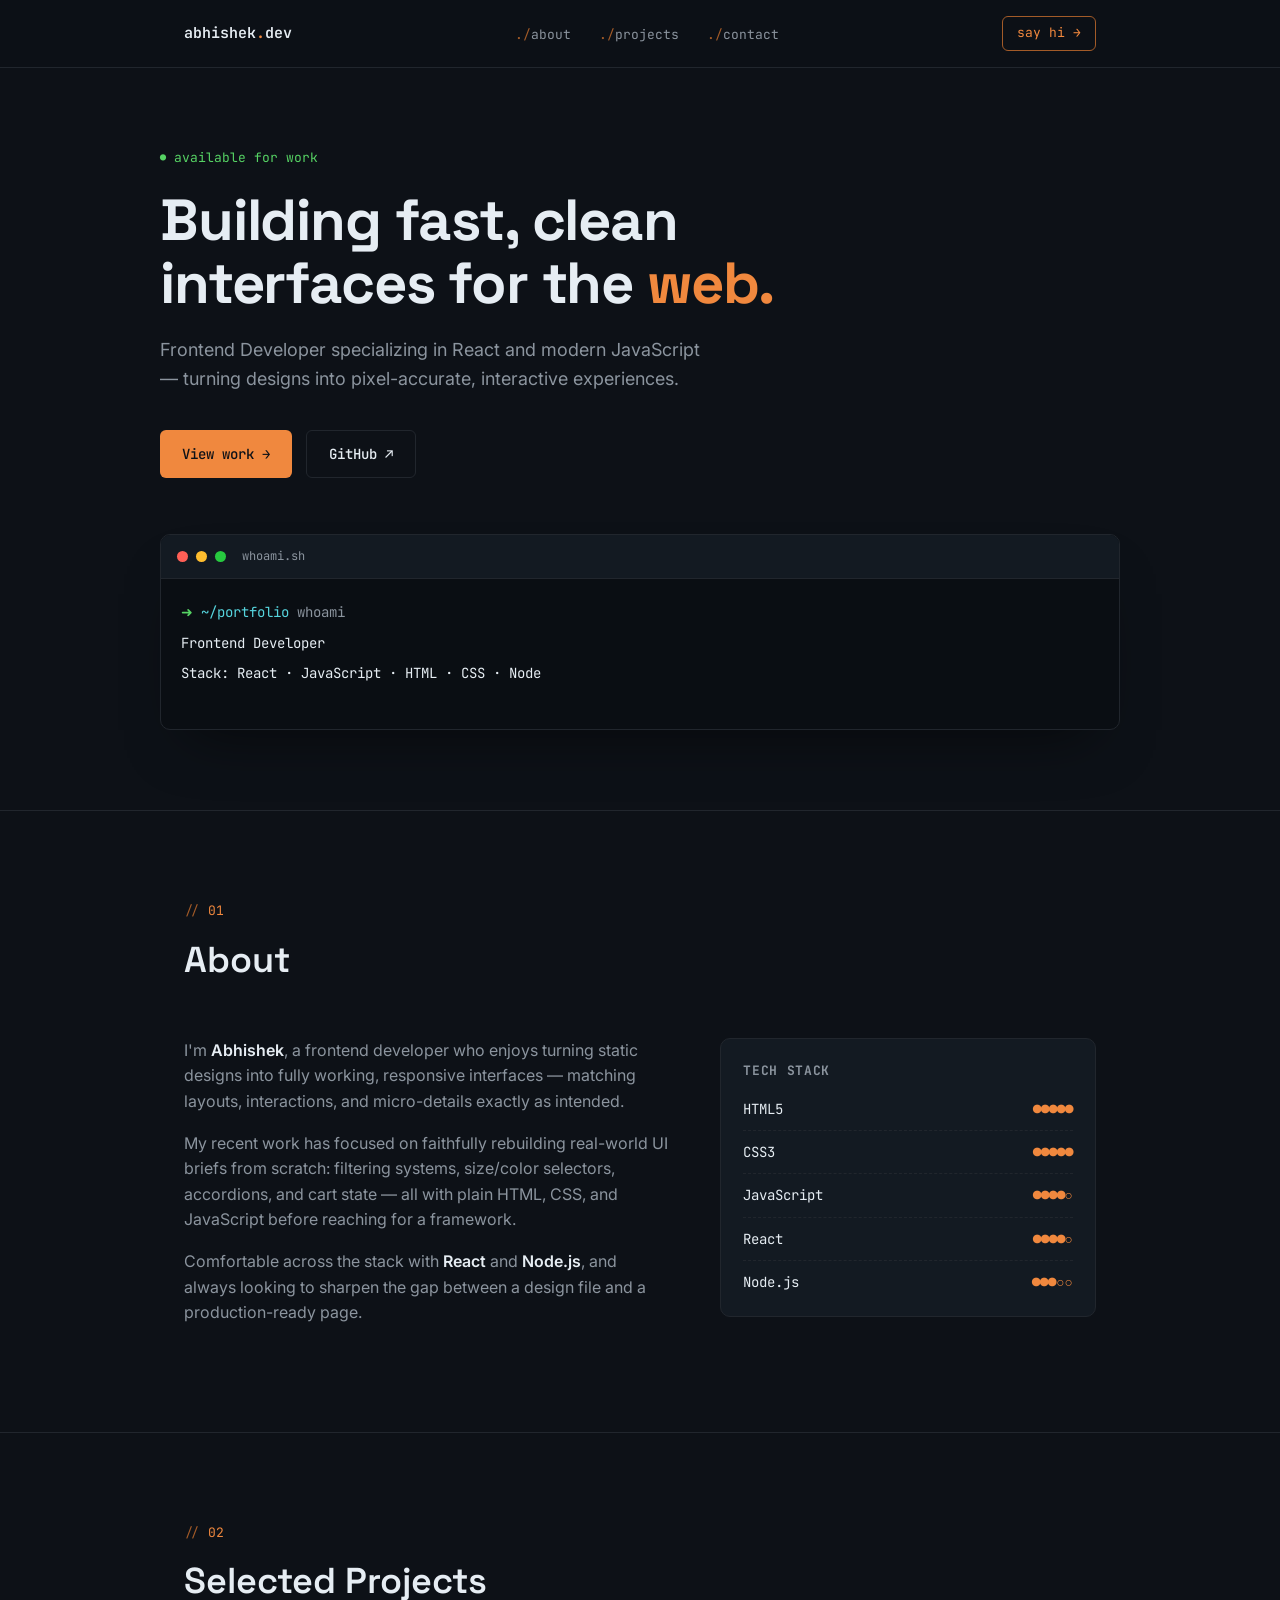
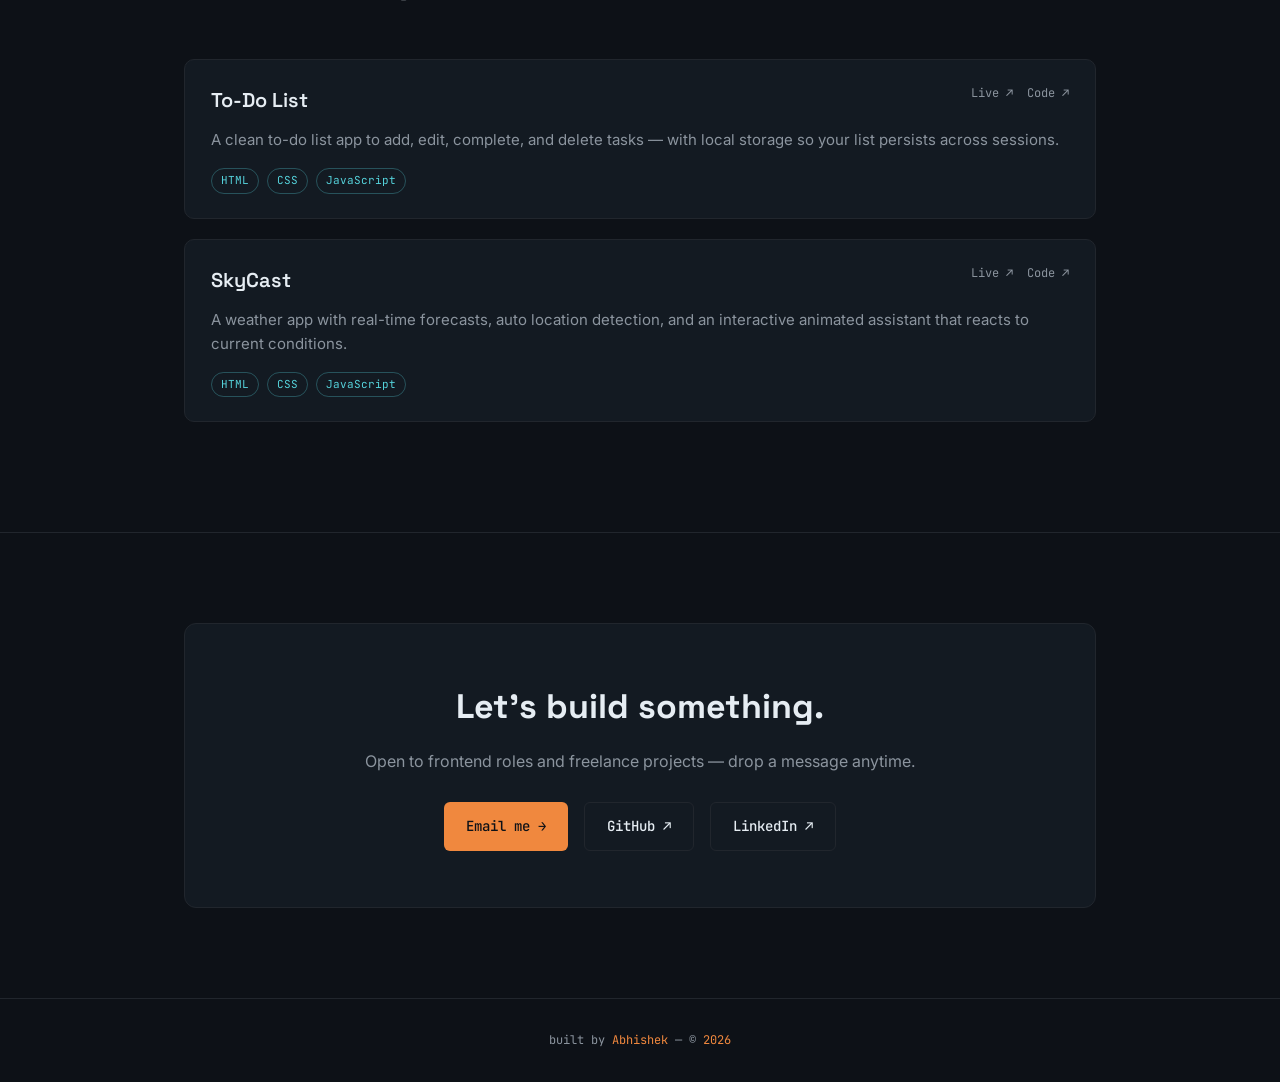
<file: index.html>
<!DOCTYPE html>
<html lang="en">

<head>
  <meta charset="UTF-8">
  <meta name="viewport" content="width=device-width, initial-scale=1.0">
  <title>Abhishek — Frontend Developer</title>
  <link rel="preconnect" href="https://fonts.googleapis.com">
  <link
    href="https://fonts.googleapis.com/css2?family=Space+Grotesk:wght@400;500;600;700&family=Inter:wght@400;500;600&family=JetBrains+Mono:wght@400;500;600&display=swap"
    rel="stylesheet">
  <link rel="stylesheet" href="style.css">
</head>

<body>

  <header>
    <nav>
      <div class="logo">abhishek<span>.</span>dev</div>
      <ul class="nav-links">
        <li><a href="#about">about</a></li>
        <li><a href="#projects">projects</a></li>
        <li><a href="#contact">contact</a></li>
      </ul>
      <a class="nav-cta" href="#contact">say hi →</a>
    </nav>
  </header>

  <section class="hero" style="border-top:none; padding-top:80px;">
    <div class="wrap" style="padding:0;">
      <div class="eyebrow">available for work</div>
      <h1>Building fast, clean<br>interfaces for the <span class="accent">web.</span></h1>
      <p class="lede">Frontend Developer specializing in React and modern JavaScript — turning designs into
        pixel-accurate, interactive experiences.</p>

      <div class="hero-cta">
        <a class="btn btn-primary" href="#projects">View work →</a>
        <a class="btn btn-secondary" href="https://github.com/abhishek01826" target="_blank" rel="noopener">GitHub ↗</a>
      </div>

      <div class="terminal">
        <div class="terminal-bar">
          <span class="dot red"></span><span class="dot yellow"></span><span class="dot green"></span>
          <span class="terminal-title">whoami.sh</span>
        </div>
        <div class="terminal-body" id="terminalBody">
          <div class="line"><span class="prompt">➜</span> <span class="path">~/portfolio</span> whoami</div>
        </div>
      </div>
    </div>
  </section>

  <section id="about">
    <div class="wrap">
      <div class="section-head">
        <div class="section-tag">01</div>
        <h2>About</h2>
      </div>
      <div class="about-grid">
        <div>
          <p>I'm <strong>Abhishek</strong>, a frontend developer who enjoys turning static designs into fully working,
            responsive interfaces — matching layouts, interactions, and micro-details exactly as intended.</p>
          <p>My recent work has focused on faithfully rebuilding real-world UI briefs from scratch: filtering systems,
            size/color selectors, accordions, and cart state — all with plain HTML, CSS, and JavaScript before reaching
            for a framework.</p>
          <p>Comfortable across the stack with <strong>React</strong> and <strong>Node.js</strong>, and always looking
            to sharpen the gap between a design file and a production-ready page.</p>
        </div>
        <div class="stack-box">
          <h3>Tech Stack</h3>
          <ul class="stack-list">
            <li>HTML5 <span class="level">●●●●●</span></li>
            <li>CSS3 <span class="level">●●●●●</span></li>
            <li>JavaScript <span class="level">●●●●○</span></li>
            <li>React <span class="level">●●●●○</span></li>
            <li>Node.js <span class="level">●●●○○</span></li>
          </ul>
        </div>
      </div>
    </div>
  </section>

  <section id="projects">
    <div class="wrap">
      <div class="section-head">
        <div class="section-tag">02</div>
        <h2>Selected Projects</h2>
      </div>

      <div class="project-card">
        <div class="project-head">
          <h3>To-Do List</h3>
          <div class="project-links">
            <a href="https://to-do-list-4dkp.vercel.app/" target="_blank" rel="noopener">Live ↗</a>
            <a href="https://github.com/abhishek01826/To-Do-List-" target="_blank" rel="noopener">Code ↗</a>
          </div>
        </div>
        <div class="project-body">
          <p>A clean to-do list app to add, edit, complete, and delete tasks — with local storage so your list persists
            across sessions.</p>
          <div class="tag-row">
            <span class="tag">HTML</span><span class="tag">CSS</span><span class="tag">JavaScript</span>
          </div>
        </div>
      </div>

      <div class="project-card">
        <div class="project-head">
          <h3>SkyCast</h3>
          <div class="project-links">
            <a href="https://sky-cast-orcin.vercel.app/" target="_blank" rel="noopener">Live ↗</a>
            <a href="https://github.com/abhishek01826/skyCast-" target="_blank" rel="noopener">Code ↗</a>
          </div>
        </div>
        <div class="project-body">
          <p>A weather app with real-time forecasts, auto location detection, and an interactive animated assistant that
            reacts to current conditions.</p>
          <div class="tag-row">
            <span class="tag">HTML</span><span class="tag">CSS</span><span class="tag">JavaScript</span>
          </div>
        </div>
      </div>



  </section>

  <section id="contact">
    <div class="wrap">
      <div class="contact-box">
        <h2>Let's build something.</h2>
        <p>Open to frontend roles and freelance projects — drop a message anytime.</p>
        <div class="contact-links">
          <a class="btn btn-primary" href="mailto:agnihotriabhishek425@gmail.com">Email me →</a>
          <a class="btn btn-secondary" href="https://github.com/abhishek01826" target="_blank" rel="noopener">GitHub
            ↗</a>
          <a class="btn btn-secondary" href="https://www.linkedin.com/in/abhishekagnihotri18/" target="_blank" rel="noopener">LinkedIn ↗</a>
        </div>
      </div>
    </div>
  </section>

  <footer>
    built by <span>Abhishek</span> — © <span id="year"></span>
  </footer>

  <script src="script.js"></script>
</body>

</html>
</file>
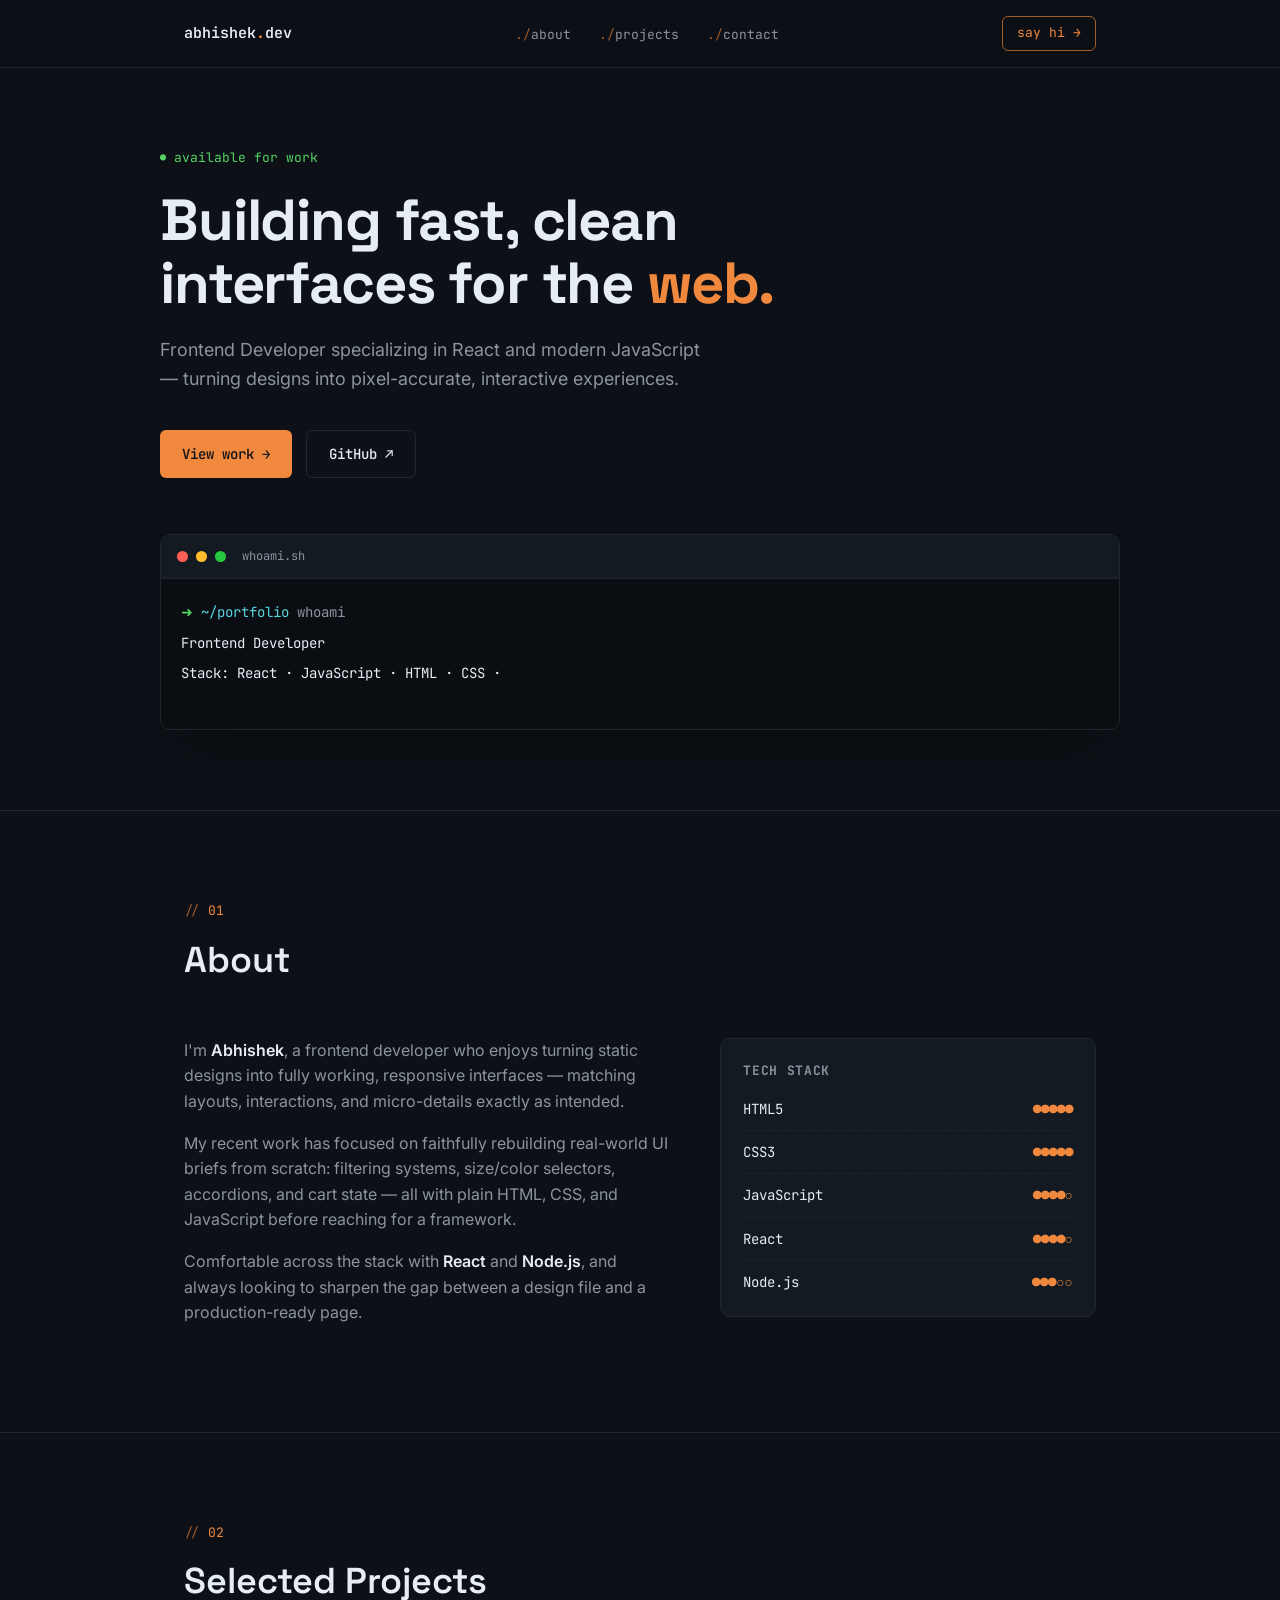
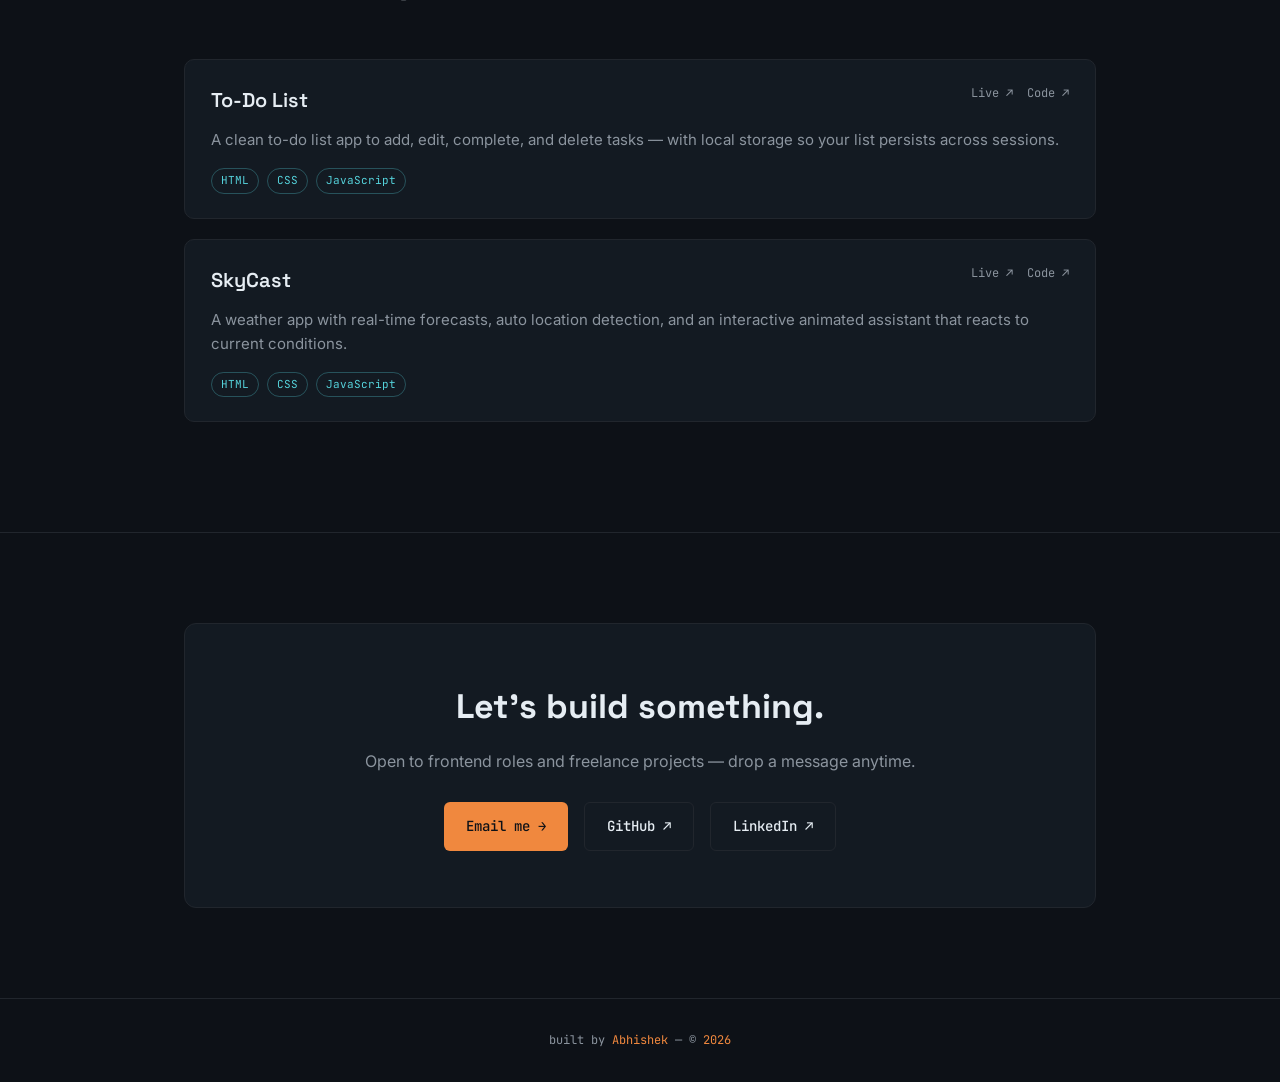
<file: index .html>
<!DOCTYPE html>
<html lang="en">

<head>
  <meta charset="UTF-8">
  <meta name="viewport" content="width=device-width, initial-scale=1.0">
  <title>Abhishek — Frontend Developer</title>
  <link rel="preconnect" href="https://fonts.googleapis.com">
  <link
    href="https://fonts.googleapis.com/css2?family=Space+Grotesk:wght@400;500;600;700&family=Inter:wght@400;500;600&family=JetBrains+Mono:wght@400;500;600&display=swap"
    rel="stylesheet">
  <link rel="stylesheet" href="style.css">
</head>

<body>

  <header>
    <nav>
      <div class="logo">abhishek<span>.</span>dev</div>
      <ul class="nav-links">
        <li><a href="#about">about</a></li>
        <li><a href="#projects">projects</a></li>
        <li><a href="#contact">contact</a></li>
      </ul>
      <a class="nav-cta" href="#contact">say hi →</a>
    </nav>
  </header>

  <section class="hero" style="border-top:none; padding-top:80px;">
    <div class="wrap" style="padding:0;">
      <div class="eyebrow">available for work</div>
      <h1>Building fast, clean<br>interfaces for the <span class="accent">web.</span></h1>
      <p class="lede">Frontend Developer specializing in React and modern JavaScript — turning designs into
        pixel-accurate, interactive experiences.</p>

      <div class="hero-cta">
        <a class="btn btn-primary" href="#projects">View work →</a>
        <a class="btn btn-secondary" href="https://github.com/abhishek01826" target="_blank" rel="noopener">GitHub ↗</a>
      </div>

      <div class="terminal">
        <div class="terminal-bar">
          <span class="dot red"></span><span class="dot yellow"></span><span class="dot green"></span>
          <span class="terminal-title">whoami.sh</span>
        </div>
        <div class="terminal-body" id="terminalBody">
          <div class="line"><span class="prompt">➜</span> <span class="path">~/portfolio</span> whoami</div>
        </div>
      </div>
    </div>
  </section>

  <section id="about">
    <div class="wrap">
      <div class="section-head">
        <div class="section-tag">01</div>
        <h2>About</h2>
      </div>
      <div class="about-grid">
        <div>
          <p>I'm <strong>Abhishek</strong>, a frontend developer who enjoys turning static designs into fully working,
            responsive interfaces — matching layouts, interactions, and micro-details exactly as intended.</p>
          <p>My recent work has focused on faithfully rebuilding real-world UI briefs from scratch: filtering systems,
            size/color selectors, accordions, and cart state — all with plain HTML, CSS, and JavaScript before reaching
            for a framework.</p>
          <p>Comfortable across the stack with <strong>React</strong> and <strong>Node.js</strong>, and always looking
            to sharpen the gap between a design file and a production-ready page.</p>
        </div>
        <div class="stack-box">
          <h3>Tech Stack</h3>
          <ul class="stack-list">
            <li>HTML5 <span class="level">●●●●●</span></li>
            <li>CSS3 <span class="level">●●●●●</span></li>
            <li>JavaScript <span class="level">●●●●○</span></li>
            <li>React <span class="level">●●●●○</span></li>
            <li>Node.js <span class="level">●●●○○</span></li>
          </ul>
        </div>
      </div>
    </div>
  </section>

  <section id="projects">
    <div class="wrap">
      <div class="section-head">
        <div class="section-tag">02</div>
        <h2>Selected Projects</h2>
      </div>

      <div class="project-card">
        <div class="project-head">
          <h3>To-Do List</h3>
          <div class="project-links">
            <a href="#" target="_blank" rel="noopener">Live ↗</a>
            <a href="https://github.com/abhishek01826/To-Do-List-" target="_blank" rel="noopener">Code ↗</a>
          </div>
        </div>
        <div class="project-body">
          <p>A clean to-do list app to add, edit, complete, and delete tasks — with local storage so your list persists
            across sessions.</p>
          <div class="tag-row">
            <span class="tag">HTML</span><span class="tag">CSS</span><span class="tag">JavaScript</span>
          </div>
        </div>
      </div>

      <div class="project-card">
        <div class="project-head">
          <h3>SkyCast</h3>
          <div class="project-links">
            <a href="#" target="_blank" rel="noopener">Live ↗</a>
            <a href="https://github.com/abhishek01826/skyCast-" target="_blank" rel="noopener">Code ↗</a>
          </div>
        </div>
        <div class="project-body">
          <p>A weather app with real-time forecasts, auto location detection, and an interactive animated assistant that
            reacts to current conditions.</p>
          <div class="tag-row">
            <span class="tag">HTML</span><span class="tag">CSS</span><span class="tag">JavaScript</span>
          </div>
        </div>
      </div>



  </section>

  <section id="contact">
    <div class="wrap">
      <div class="contact-box">
        <h2>Let's build something.</h2>
        <p>Open to frontend roles and freelance projects — drop a message anytime.</p>
        <div class="contact-links">
          <a class="btn btn-primary" href="mailto:agnihotriabhishek425@gmail.com">Email me →</a>
          <a class="btn btn-secondary" href="https://github.com/abhishek01826" target="_blank" rel="noopener">GitHub
            ↗</a>
          <a class="btn btn-secondary" href="https://www.linkedin.com/in/abhishekagnihotri18/" target="_blank" rel="noopener">LinkedIn ↗</a>
        </div>
      </div>
    </div>
  </section>

  <footer>
    built by <span>Abhishek</span> — © <span id="year"></span>
  </footer>

  <script src="script.js"></script>
</body>

</html>
</file>
<file: style.css>
:root{
  --bg: #0d1117;
  --bg-raised: #131a22;
  --bg-terminal: #0a0e13;
  --border: #21262d;
  --text: #e6edf3;
  --text-muted: #8b949e;
  --accent: #f0883e;
  --accent-dim: #a35b28;
  --teal: #56d4dd;
  --green: #56d364;
  --font-display: 'Space Grotesk', sans-serif;
  --font-body: 'Inter', sans-serif;
  --font-mono: 'JetBrains Mono', monospace;
}

*{ margin:0; padding:0; box-sizing:border-box; }
html{ scroll-behavior:smooth; }

body{
  background: var(--bg);
  color: var(--text);
  font-family: var(--font-body);
  line-height:1.6;
  overflow-x:hidden;
}

a{ color:inherit; text-decoration:none; }
::selection{ background: var(--accent); color:#0d1117; }

@media (prefers-reduced-motion: reduce){
  *{ animation-duration:0.01ms !important; animation-iteration-count:1 !important; transition-duration:0.01ms !important; }
}

/* ---------- Layout shell ---------- */
.wrap{ max-width:960px; margin:0 auto; padding:0 24px; }

/* ---------- Nav ---------- */
header{
  position:sticky; top:0; z-index:100;
  background:rgba(13,17,23,0.85);
  backdrop-filter: blur(10px);
  border-bottom:1px solid var(--border);
}
nav{
  display:flex; align-items:center; justify-content:space-between;
  padding:16px 24px; max-width:960px; margin:0 auto;
}
.logo{
  font-family:var(--font-mono); font-weight:600; font-size:15px;
  color:var(--text);
}
.logo span{ color:var(--accent); }
.nav-links{ display:flex; gap:28px; list-style:none; }
.nav-links a{
  font-family:var(--font-mono); font-size:13px; color:var(--text-muted);
  transition:color .2s ease;
  position:relative;
}
.nav-links a::before{ content:'./'; color:var(--accent-dim); }
.nav-links a:hover{ color:var(--accent); }
.nav-cta{
  font-family:var(--font-mono); font-size:13px;
  border:1px solid var(--accent-dim); color:var(--accent);
  padding:6px 14px; border-radius:6px;
  transition:all .2s ease;
}
.nav-cta:hover{ background:var(--accent); color:#0d1117; }

@media (max-width:720px){
  .nav-links{ display:none; }
}

/* ---------- Hero (terminal window) ---------- */
.hero{
  padding:100px 24px 80px;
}
.eyebrow{
  font-family:var(--font-mono); font-size:13px; color:var(--green);
  display:flex; align-items:center; gap:8px; margin-bottom:20px;
}
.eyebrow::before{ content:'●'; font-size:10px; }

.hero h1{
  font-family:var(--font-display);
  font-weight:700;
  font-size:clamp(36px, 6vw, 58px);
  line-height:1.1;
  letter-spacing:-0.02em;
  max-width:820px;
  margin-bottom:20px;
}
.hero h1 .accent{ color:var(--accent); }

.hero p.lede{
  font-size:18px; color:var(--text-muted); max-width:560px; margin-bottom:36px;
}

.hero-cta{ display:flex; gap:14px; flex-wrap:wrap; margin-bottom:56px; }
.btn{
  font-family:var(--font-mono); font-size:14px; font-weight:500;
  padding:12px 22px; border-radius:6px; display:inline-flex; align-items:center; gap:8px;
  transition:transform .15s ease, box-shadow .15s ease;
}
.btn-primary{ background:var(--accent); color:#0d1117; }
.btn-primary:hover{ transform:translateY(-2px); box-shadow:0 8px 20px -8px rgba(240,136,62,0.5); }
.btn-secondary{ border:1px solid var(--border); color:var(--text); }
.btn-secondary:hover{ border-color:var(--text-muted); transform:translateY(-2px); }

/* terminal window */
.terminal{
  background:var(--bg-terminal);
  border:1px solid var(--border);
  border-radius:10px;
  overflow:hidden;
  box-shadow:0 30px 60px -30px rgba(0,0,0,0.6);
}
.terminal-bar{
  display:flex; align-items:center; gap:8px;
  padding:12px 16px; border-bottom:1px solid var(--border);
  background:var(--bg-raised);
}
.dot{ width:11px; height:11px; border-radius:50%; }
.dot.red{ background:#ff5f56; }
.dot.yellow{ background:#ffbd2e; }
.dot.green{ background:#27c93f; }
.terminal-title{
  margin-left:8px; font-family:var(--font-mono); font-size:12px; color:var(--text-muted);
}
.terminal-body{
  padding:22px 20px; font-family:var(--font-mono); font-size:14px; min-height:150px;
}
.terminal-body .line{ margin-bottom:8px; color:var(--text-muted); }
.terminal-body .prompt{ color:var(--green); }
.terminal-body .path{ color:var(--teal); }
.terminal-body .output{ color:var(--text); }
.cursor{
  display:inline-block; width:8px; height:16px; background:var(--accent);
  vertical-align:middle; animation:blink 1s step-end infinite;
}
@keyframes blink{ 50%{ opacity:0; } }

/* ---------- Section shared ---------- */
section{ padding:90px 24px; border-top:1px solid var(--border); }
.section-head{ margin-bottom:48px; }
.section-tag{
  font-family:var(--font-mono); font-size:13px; color:var(--accent); margin-bottom:10px;
}
.section-tag::before{ content:'// '; color:var(--accent-dim); }
.section-head h2{
  font-family:var(--font-display); font-size:clamp(26px,4vw,36px); font-weight:600;
}

/* ---------- About ---------- */
.about-grid{
  display:grid; grid-template-columns: 1.3fr 1fr; gap:48px; align-items:start;
}
.about-grid p{ color:var(--text-muted); margin-bottom:16px; font-size:16px; }
.about-grid p strong{ color:var(--text); font-weight:600; }
.stack-box{
  background:var(--bg-raised); border:1px solid var(--border); border-radius:10px; padding:22px;
}
.stack-box h3{
  font-family:var(--font-mono); font-size:13px; color:var(--text-muted); margin-bottom:16px; text-transform:uppercase; letter-spacing:0.05em;
}
.stack-list{ list-style:none; display:flex; flex-direction:column; gap:10px; }
.stack-list li{
  font-family:var(--font-mono); font-size:14px; display:flex; justify-content:space-between;
  padding-bottom:10px; border-bottom:1px dashed var(--border);
}
.stack-list li:last-child{ border-bottom:none; padding-bottom:0; }
.stack-list .level{ color:var(--accent); }

@media (max-width:720px){ .about-grid{ grid-template-columns:1fr; } }

/* ---------- Projects ---------- */
.project-card{
  background:var(--bg-raised); border:1px solid var(--border); border-radius:10px;
  margin-bottom:20px; overflow:hidden;
  transition:border-color .2s ease, transform .2s ease;
}
.project-card:hover{ border-color:var(--accent-dim); transform:translateY(-3px); }
.project-head{
  display:flex; justify-content:space-between; align-items:flex-start;
  padding:24px 26px 0;
}
.project-head h3{ font-family:var(--font-display); font-size:20px; font-weight:600; }
.project-links{ display:flex; gap:14px; }
.project-links a{ font-family:var(--font-mono); font-size:12px; color:var(--text-muted); }
.project-links a:hover{ color:var(--accent); }
.project-body{ padding:12px 26px 24px; }
.project-body p{ color:var(--text-muted); font-size:15px; margin-bottom:16px; }
.tag-row{ display:flex; gap:8px; flex-wrap:wrap; }
.tag{
  font-family:var(--font-mono); font-size:11px; color:var(--teal);
  border:1px solid rgba(86,212,221,0.3); padding:3px 9px; border-radius:20px;
}

/* ---------- Contact ---------- */
.contact-box{
  background:var(--bg-raised); border:1px solid var(--border); border-radius:12px;
  padding:56px 40px; text-align:center;
}
.contact-box h2{
  font-family:var(--font-display); font-size:clamp(24px,4vw,34px); margin-bottom:14px;
}
.contact-box p{ color:var(--text-muted); margin-bottom:28px; }
.contact-links{ display:flex; gap:16px; justify-content:center; flex-wrap:wrap; }

footer{
  padding:32px 24px; text-align:center; font-family:var(--font-mono); font-size:12px; color:var(--text-muted);
  border-top:1px solid var(--border);
}
footer span{ color:var(--accent); }
</file>
